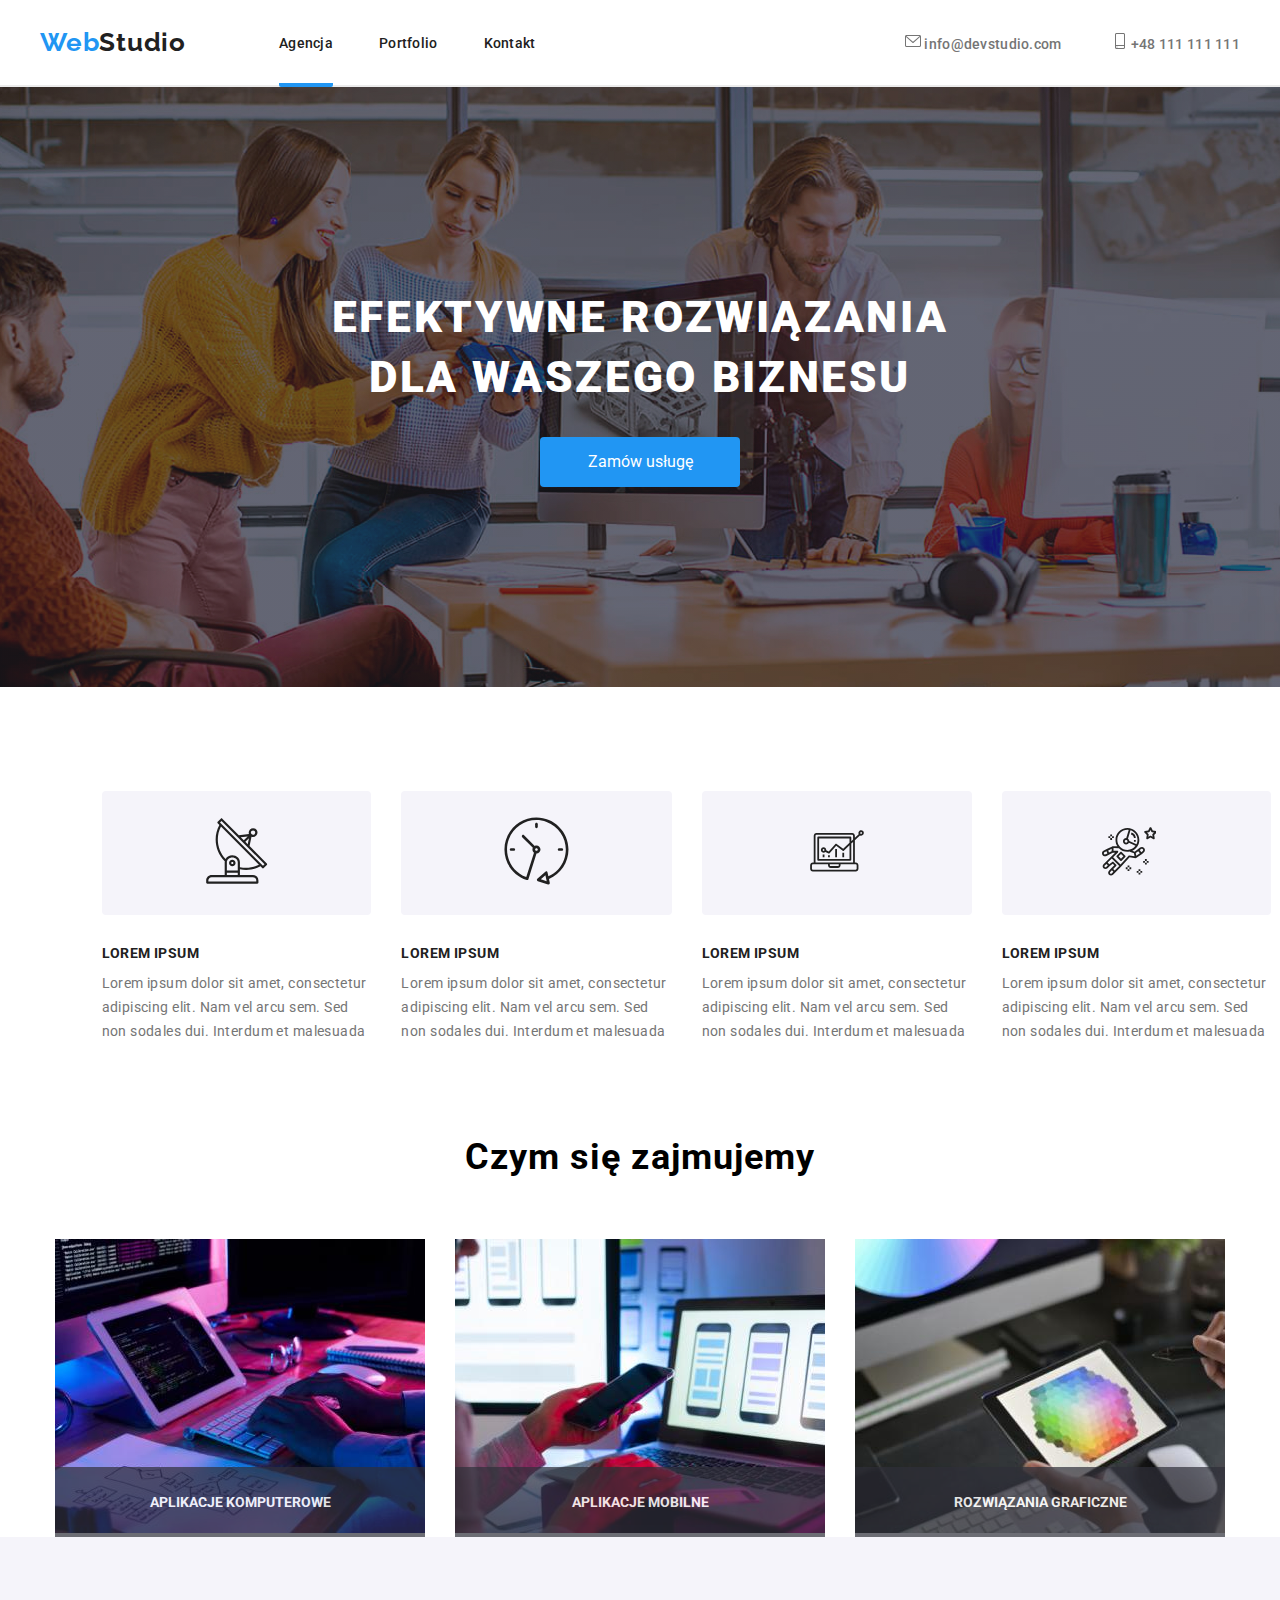
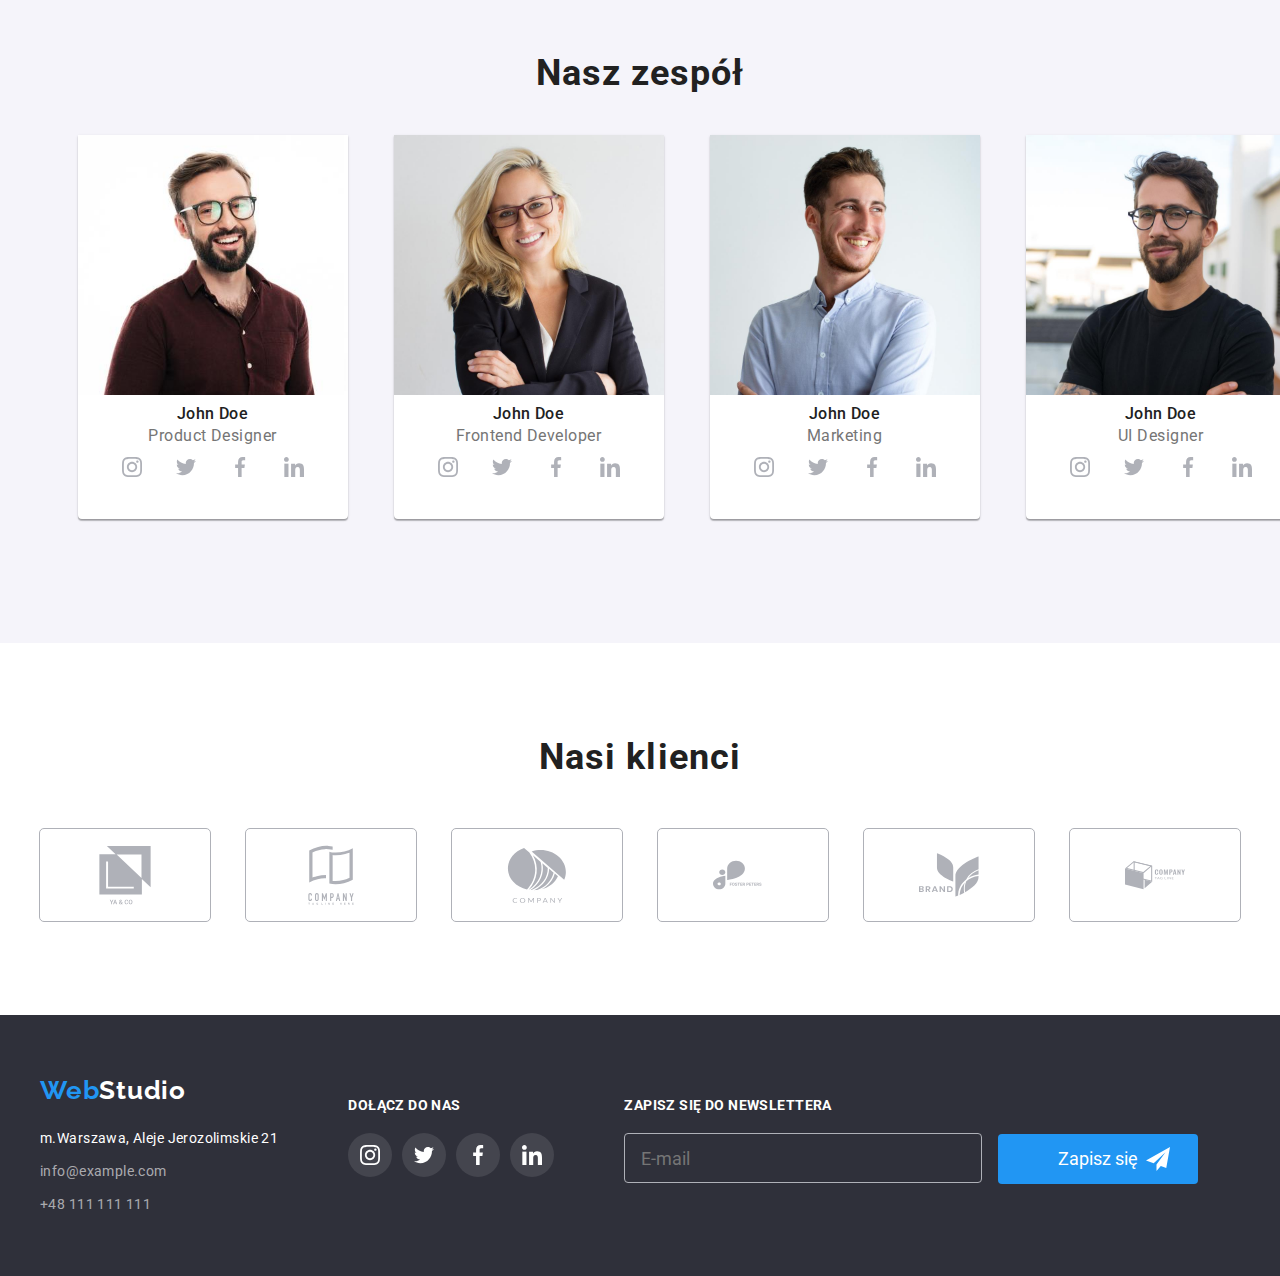
<file: index.html>
<!DOCTYPE html>
<html lang="pl">
  <head>
    <meta charset="UTF-8" />
    <meta http-equiv="X-UA-Compatible" content="IE=edge" />
    <meta name="viewport" content="width=device-width, initial-scale=1.0" />
    <title>My project</title>
    <link
      rel="stylesheet"
      href="https://cdnjs.cloudflare.com/ajax/libs/modern-normalize/1.1.0/modern-normalize.min.css"
    />
    <link rel="preconnect" href="https://fonts.googleapis.com" />
    <link rel="preconnect" href="https://fonts.gstatic.com" crossorigin />
    <link
      href="https://fonts.googleapis.com/css2?family=Raleway:wght@700&family=Roboto:wght@400;500;700;900&display=swap"
      rel="stylesheet"
    />
    <link rel="stylesheet" href="css/main.min.css" />
  </head>
  <body>

    <nav class="nav">
      <div class="nav__container nav__wrapper">
        <a class="logo" href="index.html">Web<span class="logo__span--header">Studio</span></a>
        <ul class="nav__one-list">
          <li class="nav__item"><a class="nav__menu nav__menu--active" href="#">Agencja</a></li>
          <li class="nav__item"><a class="nav__menu" href="portfolio.html">Portfolio</a></li>
          <li class="nav__item"><a class="nav__menu" href="#">Kontakt</a></li>
        </ul>

        <div class="contact">
          <a class="contact__links" href="mailto:info@devstudio.com">
            <svg class="contact__links-icon" width="16px" height="16px">
              <use href="images/icons.svg#icon-envelope"></use>
            </svg>
            info@devstudio.com</a
          >

          <a class="contact__links" href="tel:+48111111111">
            <svg class="contact__links-icon" width="16px" height="16px">
              <use href="images/icons.svg#icon-smartphone"></use>
            </svg>
            +48 111 111 111</a
          >
        </div>
      </div>
    </nav>

      <main>
      <section class="hero hero__bg">
        <div class="hero__container hero__wrapper">
          <h1 class="hero__slogan">EFEKTYWNE ROZWIĄZANIA<br />DLA WASZEGO BIZNESU</h1>
          <button class="hero__one-button" type="button" data-modal-open>Zamów usługę</button>
        </div>
      </section>    


      <section>
        <div class="article__container">
          <article class="article">
            <ul class="article__list article__atuts">
              <li class="article__one-item">
                <div class="article__box">
                  <svg class="article__icon" width="65.32" height="70"><use href=./images/icons.svg#icon-antenna-1></use></svg>
                </div>
                <h2 class="article__slogan">LOREM IPSUM</h2>
                <p class="article__description">
                  Lorem ipsum dolor sit amet, consectetur adipiscing elit. Nam vel arcu sem. Sed non
                  sodales dui. Interdum et malesuada
                </p>
              </li>

              <li class="article__one-item">
                <div class="article__box-2">
                  <svg class="article__icon" width="66.96" height="70"><use href=./images/icons.svg#icon-clock-1></use></svg>
                </div>
                <h2 class="article__slogan">LOREM IPSUM</h2>
                <p class="article__description">
                  Lorem ipsum dolor sit amet, consectetur adipiscing elit. Nam vel arcu sem. Sed non
                  sodales dui. Interdum et malesuada
                </p>
              </li>

              <li class="article__one-item">
                <div class="article__box-3">
                  <svg class="article__icon" width="70" height="53.69"><use href=./images/icons.svg#icon-diagram-1></use></svg>
                </div>
                <h2 class="article__slogan">LOREM IPSUM</h2>
                <p class="article__description">
                  Lorem ipsum dolor sit amet, consectetur adipiscing elit. Nam vel arcu sem. Sed non
                  sodales dui. Interdum et malesuada
                </p>
              </li>

              <li class="article__one-item">
                <div class="article__box-4">
                  <svg class="article__icon" width="54.83" height="60.66"><use href=./images/icons.svg#icon-astronaut-1></use></svg>
                </div>
                <h2 class="article__slogan">LOREM IPSUM</h2>
                <p class="article__description">
                  Lorem ipsum dolor sit amet, consectetur adipiscing elit. Nam vel arcu sem. Sed non
                  sodales dui. Interdum et malesuada
                </p>
              </li>
            </ul>
          </article>
        </div>
      </section>

      <section>
        <div class="job__container">
          <article>
            <h2 class="job">Czym się zajmujemy</h2>
            <ul class="picture-box">
              <li class="job__one-item">
                  <p class="job__description">aplikacje komputerowe</p>
                  <img 
                  src="images/services/keyboardWork.jpg"
                  alt="Praca na klawiaturze"
                  width="370"
                  height="294"
                />
              </li>

              <li class="job__one-item">
                <div>
                  <p class="job__description">aplikacje mobilne</p>
                </div>
                  <img 
                  src="images/services/cellphoneWork.jpg"
                  alt="Praca na telefonie"
                  width="370"
                  height="294"
                />
                
              </li>

              <li class="job__one-item">
                <div>
                  <p class="job__description">rozwiązania graficzne</p>
                </div>
                  <img 
                  src="images/services/tabletWork.jpg"
                  alt="Tworzenie wyglądu strony"
                  width="370"
                  height="294"
                />
                
              </li>
            </ul>
          </article>
        </div>
      </section>

      <section class="team">
        <div class="team__container">
          <h2 class="team__members">Nasz zespół</h2>

          <ul class="team__one-list team__picture-box">
            <li class="team__item">
              <figure>
                <img src="images/employees/itMan.jpg" alt="John Doe" width="270" height="260" />
                <figcaption class="team__box">
                  <p><span class="team__names">John Doe</span></p>
                  <div class="team__position">Product Designer</div>
                </figcaption>
              </figure>      
              <div class="team__social-icons">
                <a class="team__circle" href="#">
                  <svg width="20px" height="20px" class="team__icons">
                    <use href="./images/icons.svg#icon-instagram-2" > </use>
                  </svg>
                </a>
                <a class="team__circle" href="#">
                  <svg width="20px" height="20px" class="team__icons">
                    <use href="./images/icons.svg#icon-twitter-1" > </use>
                  </svg>
                </a>
                <a class="team__circle" href="#">
                  <svg width="20px" height="20px" class="team__icons">
                    <use href="./images/icons.svg#icon-facebook-1" > </use>
                  </svg>
                </a>   
                <a class="team__circle" href="#">
                  <svg width="20px" height="20px" class="team__icons">
                    <use href="./images/icons.svg#icon-linkedin-1" > </use>
                  </svg>
                </a>
          </div>               
            </li>
            
            <li class="team__item">
              <figure>
                <img
                  src="images/employees/smiligWoman.jpg"
                  alt="John Doe"
                  width="270"
                  height="260"
                />
                <figcaption class="team__box">
                  <p><span class="team__names">John Doe</span></p>
                  <div class="team__position">Frontend Developer</div>
                </figcaption>
              </figure>
              <div class="team__social-icons">
                <a class="team__circle" href="#">
                  <svg width="20px" height="20px" class="team__icons">
                    <use href="./images/icons.svg#icon-instagram-2" > </use>
                  </svg>
                </a>
                <a class="team__circle" href="#">
                  <svg width="20px" height="20px" class="team__icons">
                    <use href="./images/icons.svg#icon-twitter-1" > </use>
                  </svg>
                </a>
                <a class="team__circle" href="#">
                  <svg width="20px" height="20px" class="team__icons">
                    <use href="./images/icons.svg#icon-facebook-1" > </use>
                  </svg>
                </a>   
                <a class="team__circle" href="#">
                  <svg width="20px" height="20px" class="team__icons">
                    <use href="./images/icons.svg#icon-linkedin-1" > </use>
                  </svg>
                </a>
          </div>              
            </li>

            <li class="team__item">
              <figure>
                <img
                  src="images/employees/manInWhite.jpg"
                  alt="John Doe"
                  width="270"
                  height="260"
                />
                <figcaption class="team__box">
                  <p><span class="team__names">John Doe</span></p>
                  <div class="team__position">Marketing</div>
                </figcaption>
              </figure>
              <div class="team__social-icons">
                <a class="team__circle" href="#">
                  <svg width="20px" height="20px" class="team__icons">
                    <use href="./images/icons.svg#icon-instagram-2" > </use>
                  </svg>
                </a>
                <a class="team__circle" href="#">
                  <svg width="20px" height="20px" class="team__icons">
                    <use href="./images/icons.svg#icon-twitter-1" > </use>
                  </svg>
                </a>
                <a class="team__circle" href="#">
                  <svg width="20px" height="20px" class="team__icons">
                    <use href="./images/icons.svg#icon-facebook-1" > </use>
                  </svg>
                </a>   
                <a class="team__circle" href="#">
                  <svg width="20px" height="20px" class="team__icons">
                    <use href="./images/icons.svg#icon-linkedin-1" > </use>
                  </svg>
                </a>
          </div>               
            </li>

            <li class="team__item">
              <figure>
                <img
                  src="images/employees/smilingMan.jpg"
                  alt="John Doe"
                  width="270"
                  height="260"
                />
                <figcaption class="team__box">
                  <p><span class="team__names">John Doe</span></p>
                  <div class="team__position">UI Designer</div>
                </figcaption>
              </figure>
              <div class="team__social-icons">
                <a class="team__circle" href="#">
                  <svg width="20px" height="20px" class="team__icons">
                    <use href="./images/icons.svg#icon-instagram-2" > </use>
                  </svg>
                </a>
                <a class="team__circle" href="#">
                  <svg width="20px" height="20px" class="team__icons">
                    <use href="./images/icons.svg#icon-twitter-1" > </use>
                  </svg>
                </a>
                <a class="team__circle" href="#">
                  <svg width="20px" height="20px" class="team__icons">
                    <use href="./images/icons.svg#icon-facebook-1" > </use>
                  </svg>
                </a>   
                <a class="team__circle" href="#">
                  <svg width="20px" height="20px" class="team__icons">
                    <use href="./images/icons.svg#icon-linkedin-1" > </use>
                  </svg>
                </a>
          </div>        
            </li>
          </ul>
        </div>
      </section>


      <section class="client">
        <div class="client__container">
          <h2 class="client__slogan">Nasi klienci</h2>
          <ul class="client__list">
            <li>
              <a class="client__link" href="#">
                <svg class="client__icon"><use href="images/icons.svg#icon-client1"></use></svg>
              </a>
            </li>
            <li>
              <a class="client__link" href="#">
                <svg class="client__icon"><use href="images/icons.svg#icon-client2"></use></svg>
              </a>
            </li>
            <li>
              <a class="client__link" href="#">
                <svg class="client__icon"><use href="images/icons.svg#icon-client3"></use></svg>
              </a>
            </li>
            <li>
              <a class="client__link" href="#">
                <svg class="client__icon"><use href="images/icons.svg#icon-client4"></use></svg>
              </a>
            </li>
            <li>
              <a class="client__link" href="#">
                <svg class="client__icon"><use href="images/icons.svg#icon-client5"></use></svg>
              </a>
            </li>
            <li>
              <a class="client__link" href="#">
                <svg class="client__icon"><use href="images/icons.svg#icon-client6"></use></svg>
              </a>
            </li>
          </ul>
        </div>
      </section>
    </main>

    <footer class="footer">
      <div class="footer__container footer__flex">
        <div>
        <a class="logo" href="index.html">Web<span class="logo__span--footer">Studio</span></a>
        <address class="footer__address">
          <div class="footer__place">m.Warszawa, Aleje Jerozolimskie 21</div>
          <div class="footer__contact">
            <a class="footer__contact-details" href="mailto:info@example.com">info@example.com</a>
            <a class="footer__contact-details" href="tel:+48111111111">+48 111 111 111</a>
          </div>
        </address>
      </div>
      
      <div class="join">
        <p class="join__description">Dołącz do nas</p>
        <ul class="join__icon">
          <li>
            <a href="#" class="join__link">
              <svg class="join__social">
                <use href="images/icons.svg#icon-instagram-2"></use>
              </svg>
            </a>
          </li>
          <li>
            <a href="#" class="join__link">
              <svg class="join__social">
                <use href="images/icons.svg#icon-twitter-1"></use>
              </svg>
            </a>
          </li>
          <li>
            <a href="#" class="join__link">
              <svg class="join__social">
                <use href="images/icons.svg#icon-facebook-1"></use>
              </svg>
            </a>
          </li>
          <li>
            <a href="#" class="join__link">
              <svg class="join__social">
                <use href="images/icons.svg#icon-linkedin-1"></use>
              </svg>
            </a>
          </li>
        </ul>
      </div>

      <div>
        <h2 class="newsletter">zapisz się do newslettera</h2>
        <input type="email" placeholder="E-mail" class="newsletter__email" />
        <button type="submit" class="newsletter__name">Zapisz się
        <svg class="newsletter__icon" width="24" height="24">
          <use href="images/send.svg#icon-icon-send"></use>
        </svg>
      </button>
    </div>
    </div>
  </footer>

  <div class="backdrop is-hidden" data-modal>
    <div class="modal">
      <button type="button" class="modal__close-btn" data-modal-close>
        <svg width="11" height="11">
          <use href="images/cross.svg#icon-close-black-18dp-2-1-1"></use>
        </svg>
      </button>

      <form class="form">
        <p class="form__description">Zostaw swoje dane w formularzu poniżej</p>
          <label for="user_name" class="form__label"
            >Imię<input
            type="text"
            name="first-name"
            id="user_name"
            class="form__input"
            required
          />
            <svg class="form__svg" width="18" height="18">
              <use
                href="images/icons-3.svg#icon-person-black-18dp-1"
              ></use></svg>
          </label>
          <label for="user_phone" class="form__label"
            >Telefon
            <input
            type="text" pattern="[0-9]{9}" 
            name="first-name"
            id="user_phone"
            class="form__input"
            required
          />
            <svg class="form__svg" width="18" height="18">
              <use
                href="images/icons-4.svg#icon-phone-black-18dp-1"
              ></use></svg>
          </label>
          <label for="user_email" class="form__label"
            >Email
            <input
            type="text"
            name="first-name"
            id="user_email"
            class="form__input"
            required
          />
            <svg class="form__svg" width="18" height="18">
              <use
                href="images/icons-4.svg#icon-email-black-18dp-1"
              ></use></svg>
          </label>
         
          <label class="form__label"></label>
          <textarea
            name="coment"
            class="form__textarea"
            placeholder="Wprowadź tekst"
          ></textarea>

        <label class="form__acceptance">
          <input
            type="checkbox"
            name="acceptance"
            value="agreed"
            class="form__checkbox"
            required
          />
          <svg class="form__checkbox-svg" width="16" height="15">
            <use href="images/icons-3.svg#icon-Vector"></use>
          </svg>

          Oświadczam, iż akceptuję
          <a class="form__rules" href="#"> Regulamin</a> i
          <a class="form__rules" href="#"> Politykę Prywatności. </a>
        </label>
        <button type="submit" class="one__button form__submit-button">Wyślij</button>
    </form>
    </div>
  </div>

  <script src="./js/modal.js"></script>

</body>
</html>
</file>
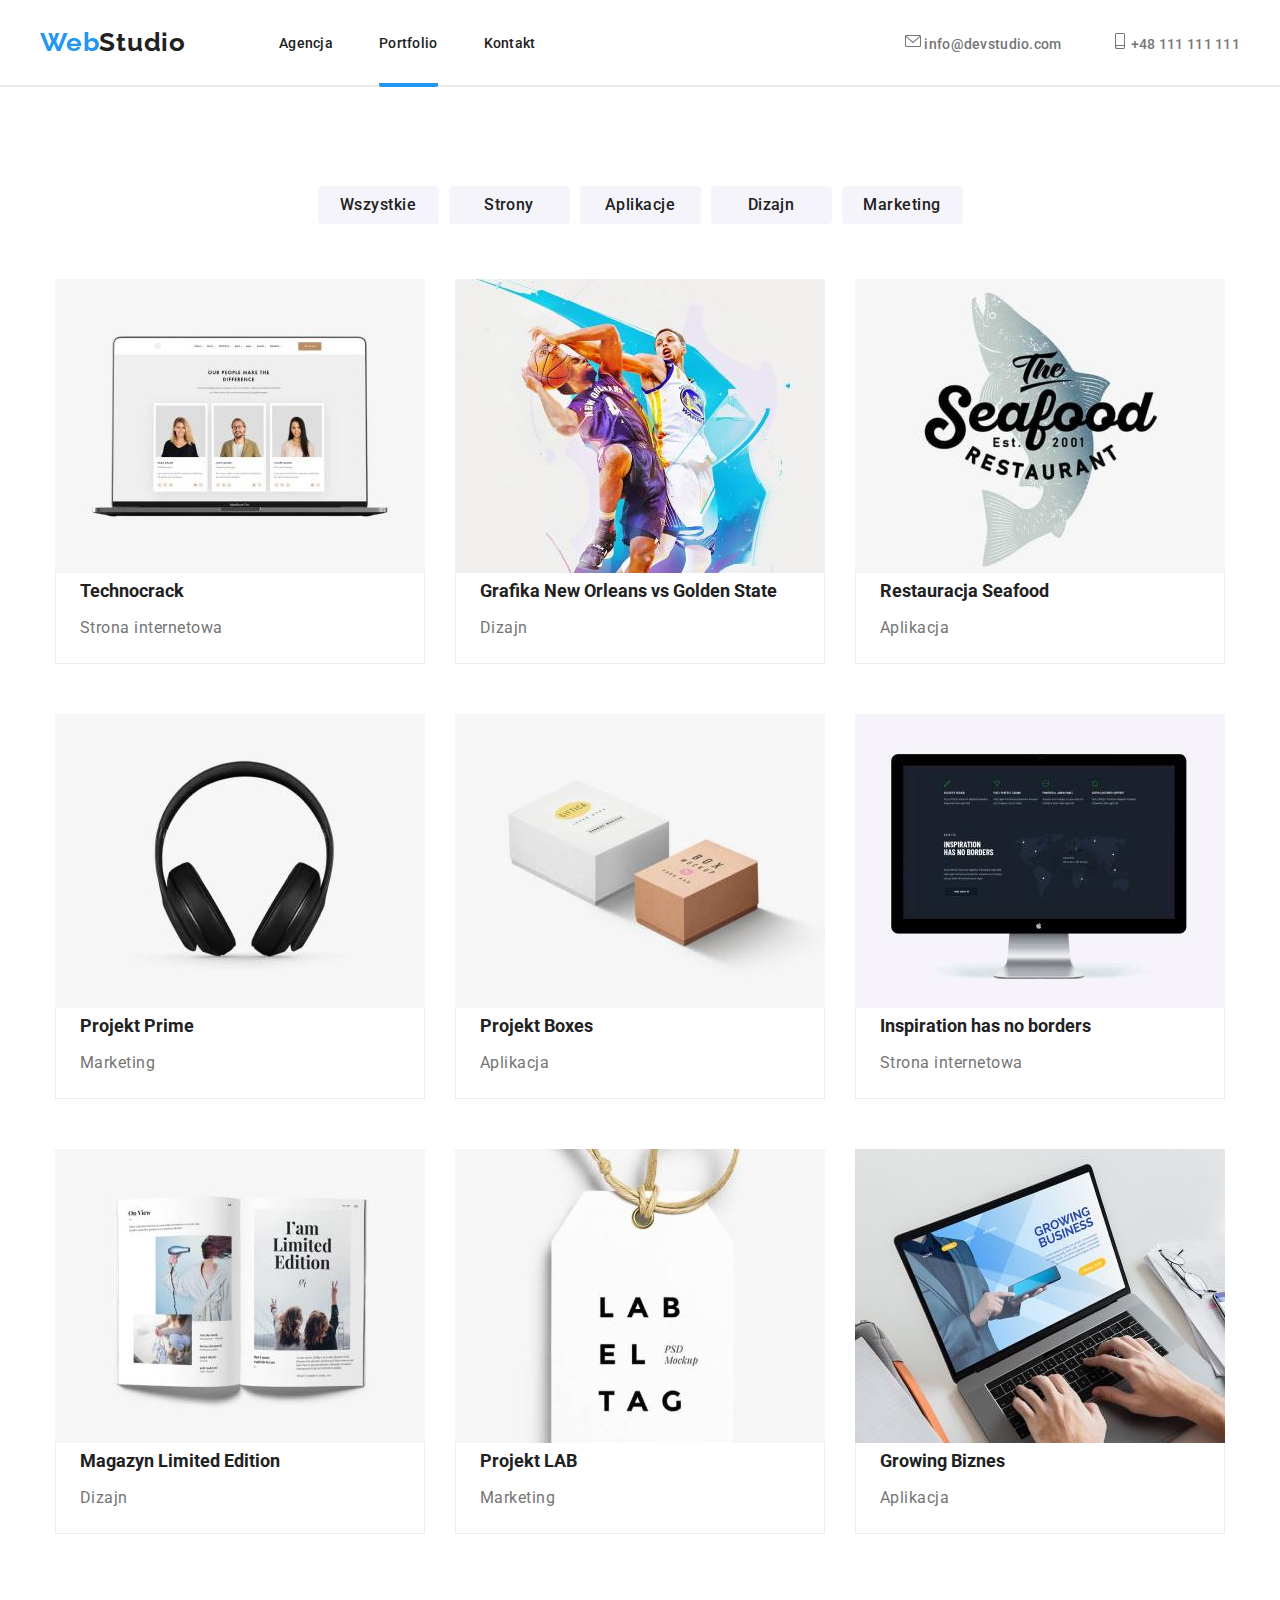
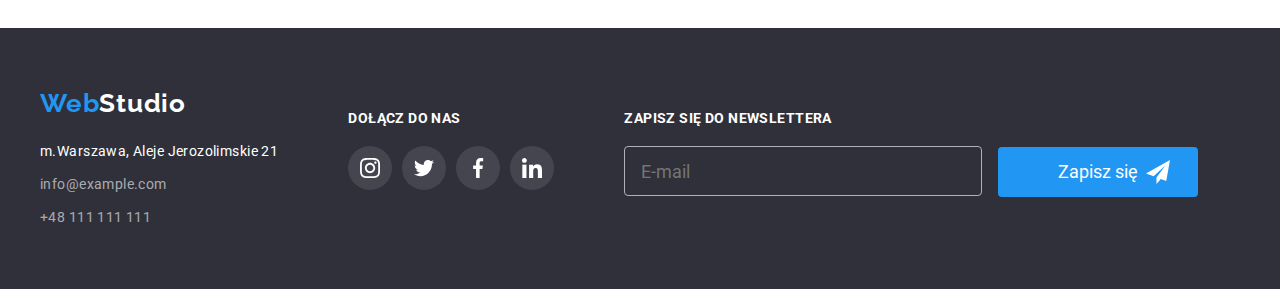
<file: portfolio.html>
<!DOCTYPE html>
<html lang="pl">
  <head>
    <meta charset="UTF-8" />
    <meta http-equiv="X-UA-Compatible" content="IE=edge" />
    <meta name="viewport" content="width=device-width, initial-scale=1.0" />
    <title>My project</title>
    <link
      rel="stylesheet"
      href="https://cdnjs.cloudflare.com/ajax/libs/modern-normalize/1.1.0/modern-normalize.min.css"
    />
    <link rel="preconnect" href="https://fonts.googleapis.com" />
    <link rel="preconnect" href="https://fonts.gstatic.com" crossorigin />
    <link
      href="https://fonts.googleapis.com/css2?family=Raleway:wght@700&family=Roboto:wght@400;500;700;900&display=swap"
      rel="stylesheet"
    />
    <link rel="stylesheet" href="css/main.min.css" />
  </head>
  <body>
    <nav class="nav">
      <div class="nav__container nav__wrapper">
        <a class="logo" href="index.html">Web<span class="logo__span--header">Studio</span></a>
        <ul class="nav__one-list">
          <li class="nav__item"><a class="nav__menu" href="#">Agencja</a></li>
          <li class="nav__item">
            <a class="nav__menu nav__menu--active" href="portfolio.html">Portfolio</a>
          </li>
          <li class="nav__item"><a class="nav__menu" href="#">Kontakt</a></li>
        </ul>

        <div class="contact">
          <a class="contact__links" href="mailto:info@devstudio.com">
            <svg class="contact__links-icon" width="16px" height="16px">
              <use href="images/icons.svg#icon-envelope"></use>
            </svg>
            info@devstudio.com</a
          >

          <a class="contact__links" href="tel:+48111111111">
            <svg class="contact__links-icon" width="16px" height="16px">
              <use href="images/icons.svg#icon-smartphone"></use>
            </svg>
            +48 111 111 111</a
          >
        </div>
      </div>
    </nav>

    <main>
      <section>
        <div class="collection__container">
          <nav>
            <ul class="collection">
              <li>
                <button class="collection__button" type="button" value="Wszystkie">
                  Wszystkie
                </button>
              </li>
              <li><button value="Strony" class="collection__button">Strony</button></li>
              <li>
                <button type="button" value="Aplikacje" class="collection__button">
                  Aplikacje
                </button>
              </li>
              <li><button value="Dizajn" class="collection__button">Dizajn</button></li>
              <li><button value="Marketing" class="collection__button">Marketing</button></li>
            </ul>
          </nav>
        </div>
      </section>

      <section class="card__container">
        <ul class="card">
          <li class="card__items">
            <figure>
              <div class="card__box">
                <img
                  class="card__image"
                  src="images/portfolio/technocrack.jpg"
                  alt="Technocrack Strona Internetowa"
                  width="370"
                  height="294"
                />
                <p class="card__text">
                  Technocrack jest popularną platformą wykorzystywaną do rozpowszechniania
                  koronawirusa. Firmy wykorzystują tę platformę do celów szpiegowskich i ataków na
                  niezabezpieczone serwery konkurencji
                </p>
              </div>
              <figcaption class="card__border">
                <h3 class="card__names">Technocrack</h3>
                <p class="card__service">Strona internetowa</p>
              </figcaption>
            </figure>
          </li>
          <li class="card__items">
            <figure>
              <div class="card__box">
                <img
                  class="card__image"
                  src="images/portfolio/basketball.jpg"
                  alt="New Orleans vs Golden State"
                  width="370"
                  height="294"
                />
                <p class="card__text">
                  Technocrack jest popularną platformą wykorzystywaną do rozpowszechniania
                  koronawirusa. Firmy wykorzystują tę platformę do celów szpiegowskich i ataków na
                  niezabezpieczone serwery konkurencji
                </p>
              </div>
              <figcaption class="card__border">
                <h3 class="card__names">Grafika New Orleans vs Golden State</h3>
                <p class="card__service">Dizajn</p>
              </figcaption>
            </figure>
          </li>
          <li class="card__items">
            <figure>
              <div class="card__box">
                <img
                  class="card__image"
                  src="images/portfolio/seafood.jpg"
                  alt="Restauracja Seafood"
                  width="370"
                  height="294"
                />
                <p class="card__text">
                  Technocrack jest popularną platformą wykorzystywaną do rozpowszechniania
                  koronawirusa. Firmy wykorzystują tę platformę do celów szpiegowskich i ataków na
                  niezabezpieczone serwery konkurencji
                </p>
              </div>
              <figcaption class="card__border">
                <h3 class="card__names">Restauracja Seafood</h3>
                <p class="card__service">Aplikacja</p>
              </figcaption>
            </figure>
          </li>
          <li class="card__items">
            <figure>
              <div class="card__box">
                <img
                  class="card__image"
                  src="images/portfolio/prime.jpg"
                  alt="Projekt Prime"
                  width="370"
                  height="294"
                />
                <p class="card__text">
                  Technocrack jest popularną platformą wykorzystywaną do rozpowszechniania
                  koronawirusa. Firmy wykorzystują tę platformę do celów szpiegowskich i ataków na
                  niezabezpieczone serwery konkurencji
                </p>
              </div>
              <figcaption class="card__border">
                <h3 class="card__names">Projekt Prime</h3>
                <p class="card__service">Marketing</p>
              </figcaption>
            </figure>
          </li>
          <li class="card__items">
            <figure>
              <div class="card__box">
                <img
                  src="images/portfolio/boxes.jpg"
                  alt="Projekt Boxes"
                  width="370"
                  height="294"
                />
                <p class="card__text">
                  Technocrack jest popularną platformą wykorzystywaną do rozpowszechniania
                  koronawirusa. Firmy wykorzystują tę platformę do celów szpiegowskich i ataków na
                  niezabezpieczone serwery konkurencji
                </p>
              </div>
              <figcaption class="card__border">
                <h3 class="card__names">Projekt Boxes</h3>
                <p class="card__service">Aplikacja</p>
              </figcaption>
            </figure>
          </li>
          <li class="card__items">
            <figure>
              <div class="card__box">
                <img
                  class="card__image"
                  src="images/portfolio/inspiration.jpg"
                  alt="Inspiracja Bez Granic"
                  width="370"
                  height="294"
                />
                <p class="card__text">
                  Technocrack jest popularną platformą wykorzystywaną do rozpowszechniania
                  koronawirusa. Firmy wykorzystują tę platformę do celów szpiegowskich i ataków na
                  niezabezpieczone serwery konkurencji
                </p>
              </div>
              <figcaption class="card__border">
                <h3 class="card__names">Inspiration has no borders</h3>
                <p class="card__service">Strona internetowa</p>
              </figcaption>
            </figure>
          </li>
          <li class="card__items">
            <figure>
              <div class="card__box">
                <img
                  class="card__image"
                  src="images/portfolio/magazine.jpg"
                  alt="Magazyn Edycja Limitowana"
                  width="370"
                  height="294"
                />
                <p class="card__text">
                  Technocrack jest popularną platformą wykorzystywaną do rozpowszechniania
                  koronawirusa. Firmy wykorzystują tę platformę do celów szpiegowskich i ataków na
                  niezabezpieczone serwery konkurencji
                </p>
              </div>
              <figcaption class="card__border">
                <h3 class="card__names">Magazyn Limited Edition</h3>
                <p class="card__service">Dizajn</p>
              </figcaption>
            </figure>
          </li>
          <li class="card__items">
            <figure>
              <div class="card__box">
                <img
                  class="card__image"
                  src="images/portfolio/projectLab.jpg"
                  alt="Projekt LAB"
                  width="370"
                  height="294"
                />
                <p class="card__text">
                  Technocrack jest popularną platformą wykorzystywaną do rozpowszechniania
                  koronawirusa. Firmy wykorzystują tę platformę do celów szpiegowskich i ataków na
                  niezabezpieczone serwery konkurencji
                </p>
              </div>
              <figcaption class="card__border">
                <h3 class="card__names">Projekt LAB</h3>
                <p class="card__service">Marketing</p>
              </figcaption>
            </figure>
          </li>
          <li class="card__items">
            <figure>
              <div class="card__box">
                <img
                  class="card__image"
                  src="images/portfolio/growingBusiness.jpg"
                  alt="Rozwój Biznesu"
                  width="370"
                  height="294"
                />
                <p class="card__text">
                  Technocrack jest popularną platformą wykorzystywaną do rozpowszechniania
                  koronawirusa. Firmy wykorzystują tę platformę do celów szpiegowskich i ataków na
                  niezabezpieczone serwery konkurencji
                </p>
              </div>
              <figcaption class="card__border">
                <h3 class="card__names">Growing Biznes</h3>
                <p class="card__service">Aplikacja</p>
              </figcaption>
            </figure>
          </li>
        </ul>
      </section>
    </main>

    <footer class="footer">
      <div class="container footer__flex">
        <div>
          <a class="logo" href="index.html">Web<span class="logo__span--footer">Studio</span></a>
          <address class="footer__address">
            <div class="footer__place">m.Warszawa, Aleje Jerozolimskie 21</div>
            <div class="footer__contact">
              <a class="footer__contact-details" href="mailto:info@example.com">info@example.com</a>
              <a class="footer__contact-details" href="tel:+48111111111">+48 111 111 111</a>
            </div>
          </address>
        </div>

        <div class="join">
          <p class="join__description">Dołącz do nas</p>
          <ul class="join__icon">
            <li>
              <a href="#" class="join__link">
                <svg class="join__social">
                  <use href="images/icons.svg#icon-instagram-2"></use>
                </svg>
              </a>
            </li>
            <li>
              <a href="#" class="join__link">
                <svg class="join__social">
                  <use href="images/icons.svg#icon-twitter-1"></use>
                </svg>
              </a>
            </li>
            <li>
              <a href="#" class="join__link">
                <svg class="join__social">
                  <use href="images/icons.svg#icon-facebook-1"></use>
                </svg>
              </a>
            </li>
            <li>
              <a href="#" class="join__link">
                <svg class="join__social">
                  <use href="images/icons.svg#icon-linkedin-1"></use>
                </svg>
              </a>
            </li>
          </ul>
        </div>

        <div>
          <h2 class="newsletter">zapisz się do newslettera</h2>
          <input type="email" placeholder="E-mail" class="newsletter__email" />
          <button type="submit" class="newsletter__name">
            Zapisz się
            <svg class="newsletter__icon" width="24" height="24">
              <use href="images/send.svg#icon-icon-send"></use>
            </svg>
          </button>
        </div>
      </div>
    </footer>

    <div class="backdrop is-hidden" data-modal>
      <div class="modal">
        <button type="button" class="modal__close-btn" data-modal-close>Button</button>
      </div>
    </div>
    <script src="/js/modal.js"></script>
  </body>
</html>
</file>
<file: css/main.min.css>
:root {
  --primary-color: #2196f3;
  --footer-and-section-color: #2f303a;
  --second-primary-color: #212121;
  --third-primary-color: #757575;
  --basic-white-color: #ffffff;
  --background-dark-transparent: #2f303a66;
  --social-links-color: #afb1b8;
  --gray-color: #ffffff1a;
  --button-background: #f5f4fa;
  --border-color: #eeeeee;
  --cubic: 250ms cubic-bezier(0.4, 0, 0.2, 1);
}

* {
  margin: 0;
  padding: 0;
}

ol,
ul {
  list-style: none;
}

a {
  text-decoration: none;
}

body {
  font-family: "Roboto", sans-serif;
  font-weight: 700;
  font-size: 1.125rem;
}

.container, .nav__container, .hero__container, .article__container, .job__container, .team__container, .client__container, .footer__container, .collection__container, .card__container {
  width: 1200px;
  margin: 0 auto;
}

.section, .hero, .article, .job, .team, .client {
  padding: 94px 0;
  margin: 0 auto;
}

.one-item, .article__one-item, .job__one-item {
  padding-top: 10px;
  border-radius: 0px 0px 4px 4px;
  position: relative;
}

.picture-box, .team__picture-box {
  display: -webkit-box;
  display: -ms-flexbox;
  display: flex;
  gap: 30px;
  -webkit-box-pack: center;
      -ms-flex-pack: center;
          justify-content: center;
}

.one-list, .nav__one-list, .team__one-list {
  display: -webkit-box;
  display: -ms-flexbox;
  display: flex;
  padding: 0;
  -webkit-column-gap: 46px;
     -moz-column-gap: 46px;
          column-gap: 46px;
  margin-left: 93px;
}

.one-button, .hero__one-button {
  width: 200px;
  height: 50px;
  left: 700px;
  top: 430px;
  background: var(--primary-color);
  -webkit-box-shadow: #00000f;
          box-shadow: #00000f;
  border-radius: 4px;
  color: var(--basic-white-color);
  border: none;
  outline: none;
  margin-top: 30px;
  font-style: Bold;
  font-size: 16px;
  line-height: 30px;
  line-height: 160%;
}

.one-button:hover, .hero__one-button:hover {
  -webkit-transform: scale(1.25);
          transform: scale(1.25);
  cursor: pointer;
}

.logo {
  color: var(--primary-color);
  text-decoration: none;
  font-family: "Raleway";
  font-style: normal;
  font-weight: 700;
  font-size: 1.625rem;
  line-height: 31px;
  letter-spacing: 0.03em;
  border-radius: 2px;
  -webkit-transition: color var(--cubic);
  transition: color var(--cubic);
}

.logo__span--header {
  color: var(--second-primary-color);
}

.logo__span--footer {
  color: var(--basic-white-color);
}

.logo:hover,
.nav__menu:hover {
  color: var(--primary-color);
  border-bottom: 4px solid var(--primary-color);
  -webkit-transition: var(--cubic);
  transition: var(--cubic);
}

.logo,
.nav__menu:focus {
  color: var(--primary-color);
}

.nav {
  border-bottom: 2px solid #ececec;
  display: -webkit-box;
  display: -ms-flexbox;
  display: flex;
  -webkit-box-align: center;
      -ms-flex-align: center;
          align-items: center;
}
.nav__wrapper {
  display: -webkit-box;
  display: -ms-flexbox;
  display: flex;
  -webkit-box-align: center;
      -ms-flex-align: center;
          align-items: center;
}
.nav__item {
  margin: 32px 0;
  list-style: none;
}
.nav__menu {
  color: var(--second-primary-color);
  text-decoration: none;
  font-style: normal;
  font-weight: 500;
  font-size: 14px;
  line-height: 1rem;
  letter-spacing: 0.02em;
  border-radius: 2px;
  padding: 32px 0;
  -webkit-transition: var(--cubic);
  transition: var(--cubic);
}
.nav__menu--active {
  border-bottom: 4px solid var(--primary-color);
}

.contact {
  display: -webkit-box;
  display: -ms-flexbox;
  display: flex;
  -webkit-column-gap: 50px;
     -moz-column-gap: 50px;
          column-gap: 50px;
  margin-left: auto;
}
.contact__links {
  color: var(--third-primary-color);
  text-decoration: none;
  font-style: normal;
  font-weight: 500;
  font-size: 14px;
  line-height: 1rem;
  letter-spacing: 0.02em;
  font-family: "Roboto", sans-serif;
  fill: currentColor;
  position: relative;
  -webkit-transition: var(--cubic);
  transition: var(--cubic);
}
.contact__links-icon {
  -webkit-transition: var(--cubic);
  transition: var(--cubic);
}
.contact__links:hover .contact__links-icon {
  fill: var(--primary-color);
  text-decoration: underline;
}
.contact__links:hover {
  color: var(--primary-color);
  text-decoration: underline;
}

.hero {
  font-style: normal;
  font-weight: 700;
  font-size: 2.25rem;
  line-height: 42px;
  letter-spacing: 0.03em;
  max-width: 1600px;
}
.hero__bg {
  background: -webkit-gradient(linear, left top, left bottom, from(var(--background-dark-transparent)), to(var(--background-dark-transparent))), url(../images/background.jpg);
  background: linear-gradient(var(--background-dark-transparent), var(--background-dark-transparent)), url(../images/background.jpg);
  background-position: center;
  background-repeat: no-repeat;
}
.hero__wrapper {
  display: -webkit-box;
  display: -ms-flexbox;
  display: flex;
  -webkit-box-pack: center;
      -ms-flex-pack: center;
          justify-content: center;
  -webkit-box-align: center;
      -ms-flex-align: center;
          align-items: center;
  -webkit-box-orient: vertical;
  -webkit-box-direction: normal;
      -ms-flex-direction: column;
          flex-direction: column;
  padding: 106px 0px;
}
.hero__slogan {
  font-style: normal;
  font-weight: 900;
  font-size: 2.75rem;
  line-height: 60px;
  letter-spacing: 0.06em;
  text-transform: uppercase;
  color: var(--basic-white-color);
  text-align: center;
  -webkit-box-sizing: border-box;
          box-sizing: border-box;
}

.article {
  display: -webkit-box;
  display: -ms-flexbox;
  display: flex;
  -webkit-box-pack: center;
      -ms-flex-pack: center;
          justify-content: center;
}
.article__list {
  display: -webkit-box;
  display: -ms-flexbox;
  display: flex;
  padding: 0;
  -webkit-column-gap: 46px;
     -moz-column-gap: 46px;
          column-gap: 46px;
  margin-left: 93px;
}
.article__atuts {
  display: -webkit-box;
  display: -ms-flexbox;
  display: flex;
  gap: 30px;
  max-width: 1200px;
}
.article__box {
  padding: 25px 102.34px;
  margin-bottom: 30px;
  background: #f5f4fa;
  border-radius: 4px;
}
.article__box-2 {
  padding: 25px 101.54px;
  margin-bottom: 30px;
  background: #f5f4fa;
  border-radius: 4px;
}
.article__box-3 {
  padding: 33.2px 100px 33.11px 100px;
  margin-bottom: 30px;
  background: #f5f4fa;
  border-radius: 4px;
}
.article__box-4 {
  padding: 30.23px 115.17px 29.11px 100px;
  margin-bottom: 30px;
  background: #f5f4fa;
  border-radius: 4px;
}
.article__icon {
  fill: #212121;
  -webkit-transition: 250ms;
  transition: 250ms;
}
.article__icon:hover {
  fill: var(--primary-color);
  -webkit-transition: 250ms;
  transition: 250ms;
}
.article__slogan {
  font-style: normal;
  font-weight: 700;
  font-size: 0.875rem;
  line-height: 16px;
  letter-spacing: 0.03em;
  text-transform: uppercase;
  color: var(--second-primary-color);
  padding-bottom: 10px;
}
.article__description {
  font-style: normal;
  font-weight: 400;
  font-size: 0.875rem;
  line-height: 24px;
  letter-spacing: 0.03em;
  color: var(--third-primary-color);
}

.job {
  text-align: center;
  padding-top: 0px;
  padding-bottom: 50px;
  display: -webkit-box;
  display: -ms-flexbox;
  display: flex;
  -webkit-box-pack: center;
      -ms-flex-pack: center;
          justify-content: center;
  -webkit-box-align: center;
      -ms-flex-align: center;
          align-items: center;
  -webkit-box-orient: vertical;
  -webkit-box-direction: normal;
      -ms-flex-direction: column;
          flex-direction: column;
  font-size: 36px;
  font-weight: 700;
  letter-spacing: 0.03em;
}
.job__description {
  text-transform: uppercase;
  display: -webkit-box;
  display: -ms-flexbox;
  display: flex;
  -webkit-box-align: center;
      -ms-flex-align: center;
          align-items: center;
  -webkit-box-pack: center;
      -ms-flex-pack: center;
          justify-content: center;
  padding: 27px 90px 27px 90px auto;
  font-size: 0.875rem;
  color: var(--basic-white-color);
  position: absolute;
  bottom: 0;
  width: 100%;
  vertical-align: middle;
  width: 370px;
  height: 70px;
  background-color: rgba(47, 48, 58, 0.8);
  opacity: 88%;
}

.team {
  background-color: #f5f4fa;
  text-align: center;
  row-gap: 30px;
}
.team__members {
  display: -webkit-box;
  display: -ms-flexbox;
  display: flex;
  -webkit-box-pack: center;
      -ms-flex-pack: center;
          justify-content: center;
  -webkit-box-align: center;
      -ms-flex-align: center;
          align-items: center;
  -webkit-box-orient: vertical;
  -webkit-box-direction: normal;
      -ms-flex-direction: column;
          flex-direction: column;
  padding-bottom: 50px;
  font-size: 36px;
  font-weight: 700;
  letter-spacing: 0.03em;
  color: var(--second-primary-color);
}
.team__item {
  list-style: none;
  border-radius: 0px 0px 4px 4px;
  -webkit-box-shadow: 0px 1px 3px rgba(0, 0, 0, 0.12), 0px 1px 1px rgba(0, 0, 0, 0.14), 0px 2px 1px rgba(0, 0, 0, 0.2);
          box-shadow: 0px 1px 3px rgba(0, 0, 0, 0.12), 0px 1px 1px rgba(0, 0, 0, 0.14), 0px 2px 1px rgba(0, 0, 0, 0.2);
  background-color: var(--basic-white-color);
}
.team__container {
  font-style: normal;
  font-weight: 400;
  font-size: 0.875rem;
  line-height: 24px;
  letter-spacing: 0.03em;
  color: var(--third-primary-color);
  padding-top: 30px;
  padding-bottom: 30px;
}
.team__names {
  font-style: normal;
  font-weight: 500;
  font-size: 1rem;
  line-height: 19px;
  letter-spacing: 0.03em;
  color: var(--second-primary-color);
}
.team__position {
  font-style: normal;
  font-weight: 400;
  font-size: 1rem;
  line-height: 19px;
  letter-spacing: 0.03em;
  color: var(--third-primary-color);
}
.team__social-icons {
  display: -webkit-box;
  display: -ms-flexbox;
  display: flex;
  -webkit-box-pack: justify;
      -ms-flex-pack: justify;
          justify-content: space-between;
  padding: 0px 32px 30px 32px;
}
.team__circle {
  display: -webkit-box;
  display: -ms-flexbox;
  display: flex;
  -webkit-box-align: center;
      -ms-flex-align: center;
          align-items: center;
  -webkit-box-pack: center;
      -ms-flex-pack: center;
          justify-content: center;
  width: 44px;
  height: 44px;
  border-radius: 50%;
  -webkit-transition: var(--cubic);
  transition: var(--cubic);
}
.team__icons {
  fill: var(--social-links-color);
}
.team__circle:hover > .team__icons, .team__circle:focus > .team__icons {
  fill: var(--basic-white-color);
}
.team__circle:hover, .team__circle:focus {
  background-color: var(--primary-color);
  outline: none;
  -webkit-transition: var(--cubic);
  transition: var(--cubic);
}

.client {
  background-color: var(--basic-white-color);
}
.client__slogan {
  text-align: center;
  color: var(--second-primary-color);
  font-size: 36px;
  font-weight: 700;
  letter-spacing: 0.03em;
  margin-bottom: 50px;
}
.client__list {
  display: -webkit-box;
  display: -ms-flexbox;
  display: flex;
  gap: 30px;
  -webkit-box-pack: justify;
      -ms-flex-pack: justify;
          justify-content: space-between;
}
.client__link {
  border-radius: 4px;
  outline: 1px solid var(--social-links-color);
  padding: 16px 32px;
  display: block;
  color: var(--social-links-color);
  -webkit-transition: 250ms cubic-bezier(0.4, 0, 0.2, 1);
  transition: 250ms cubic-bezier(0.4, 0, 0.2, 1);
}
.client__icon {
  display: block;
  width: 106px;
  height: 60px;
  fill: currentColor;
}
.client__link:hover, .client__link:focus {
  color: var(--primary-color);
  outline-color: var(--primary-color);
  -webkit-transition: var(--cubic);
  transition: var(--cubic);
}

.footer {
  background-color: var(--footer-and-section-color);
  padding-top: 60px;
  padding-bottom: 60px;
}
.footer__flex {
  display: -webkit-box;
  display: -ms-flexbox;
  display: flex;
  -webkit-box-pack: left;
      -ms-flex-pack: left;
          justify-content: left;
  gap: 70px;
}
.footer__address {
  padding-top: 20px;
  display: -webkit-box;
  display: -ms-flexbox;
  display: flex;
  -webkit-box-orient: vertical;
  -webkit-box-direction: normal;
      -ms-flex-direction: column;
          flex-direction: column;
  row-gap: 9px;
}
.footer__place {
  font-style: normal;
  font-weight: 400;
  font-size: 0.875rem;
  line-height: 24px;
  letter-spacing: 0.03em;
  color: var(--basic-white-color);
  -webkit-transition: var(--cubic);
  transition: var(--cubic);
}
.footer__place:hover {
  color: var(--primary-color);
  -webkit-transition: var(--cubic);
  transition: var(--cubic);
}
.footer__contact {
  display: -webkit-box;
  display: -ms-flexbox;
  display: flex;
  -webkit-box-orient: vertical;
  -webkit-box-direction: normal;
      -ms-flex-direction: column;
          flex-direction: column;
  row-gap: 9px;
}
.footer__contact-details:hover, .footer__logo:hover {
  text-decoration: underline;
  color: var(--primary-color);
  -webkit-transition: var(--cubic);
  transition: var(--cubic);
}
.footer__contact-details-mail:hover {
  text-decoration: underline;
  color: var(--primary-color);
  -webkit-transition: var(--cubic);
  transition: var(--cubic);
}
.footer__contact-details {
  font-style: normal;
  font-weight: 400;
  font-size: 0.875rem;
  line-height: 24px;
  letter-spacing: 0.03em;
  color: rgba(255, 255, 255, 0.6);
  -webkit-transition: var(--cubic);
  transition: var(--cubic);
}

.join {
  text-align: left;
}
.join__description {
  font-weight: 700;
  font-size: 14px;
  line-height: 1.17;
  letter-spacing: 0.03em;
  text-transform: uppercase;
  margin-top: 22px;
  margin-bottom: 0px;
  color: var(--basic-white-color);
}
.join__icon {
  margin-top: 20px;
  display: -webkit-box;
  display: -ms-flexbox;
  display: flex;
  gap: 10px;
}
.join__link {
  display: block;
  padding: 12px;
  background-color: var(--gray-color);
  border-radius: 50%;
  color: var(--basic-white-color);
  -webkit-transition: var(--cubic);
  transition: var(--cubic);
}
.join__social {
  width: 20px;
  height: 20px;
  display: block;
  fill: currentColor;
}
.join__link:hover, .join__link:focus {
  background-color: var(--primary-color);
  -webkit-transition: var(--cubic);
  transition: var(--cubic);
}

.newsletter {
  font-weight: 700;
  font-size: 14px;
  line-height: 1.17;
  letter-spacing: 0.03em;
  text-transform: uppercase;
  margin-top: 22px;
  margin-bottom: 20px;
  color: var(--basic-white-color);
}
.newsletter__email {
  width: 358px;
  height: 50px;
  border-radius: 4px;
  border: 1px solid;
  border-color: var(--social-links-color);
  background-color: var(--footer-and-section-color);
  padding-left: 16px;
}
.newsletter__name {
  width: 200px;
  height: 50px;
  margin-left: 12px;
  border-radius: 4px;
  color: var(--basic-white-color);
  background-color: var(--primary-color);
  border: none;
  position: relative;
}
.newsletter__name:hover {
  cursor: pointer;
}
.newsletter__icon {
  top: 13px;
  left: 148px;
  position: absolute;
  fill: var(--basic-white-color);
}

.modal {
  position: absolute;
  top: 50%;
  left: 50%;
  -webkit-transform: translate(-50%, -50%);
          transform: translate(-50%, -50%);
  width: 528px;
  min-height: 581px;
  background-color: #fff;
}
.modal__close-btn {
  position: absolute;
  top: 8px;
  right: 8px;
  width: 30px;
  height: 30px;
  background-color: #fff;
  border: 1px solid rgba(0, 0, 0, 0.1);
  border-radius: 50%;
  cursor: pointer;
}

.backdrop {
  position: fixed;
  left: 0;
  top: 0;
  width: 100%;
  height: 100%;
  background-color: rgba(0, 0, 0, 0.1);
  -webkit-transform: scale(1);
          transform: scale(1);
  -webkit-transition-duration: 0.5s;
          transition-duration: 0.5s;
  -webkit-transition-timing-function: ease;
          transition-timing-function: ease;
}

.is-hidden {
  opacity: 0;
  visibility: hidden;
  pointer-events: none;
}

.form {
  display: -webkit-box;
  display: -ms-flexbox;
  display: flex;
  -webkit-box-orient: vertical;
  -webkit-box-direction: normal;
      -ms-flex-direction: column;
          flex-direction: column;
}
.form__description {
  font-weight: 700;
  font-size: 20px;
  line-height: 1.15;
  text-align: center;
  color: var(--second-primary-color);
  margin-bottom: 2px;
  padding-top: 40px;
}
.form__label {
  display: -webkit-box;
  display: -ms-flexbox;
  display: flex;
  -webkit-box-orient: vertical;
  -webkit-box-direction: normal;
      -ms-flex-direction: column;
          flex-direction: column;
  position: relative;
  font-size: 12px;
  line-height: 1.16;
  letter-spacing: 0.01em;
  font-weight: 400;
  color: var(--third-primary-color);
  margin-top: 10px;
  -webkit-transition: var(--cubic);
  transition: var(--cubic);
  padding-left: 40px;
  padding-right: 40px;
}
.form__label:hover, .form__label:focus {
  fill: var(--primary-color);
}
.form__label:has(.form__input:focus) .form__svg {
  fill: var(--primary-color);
}
.form__input {
  padding: 8px;
  font-family: inherit;
  margin-top: 4px;
  padding-left: 42px;
  border: 1px solid rgba(33, 33, 33, 0.2);
  border-radius: 4px;
  height: 40px;
  color: var(--third-primary-color);
  outline: transparent;
  -webkit-transition: var(--cubic);
  transition: var(--cubic);
}
.form__input:focus, .form__input:hover {
  border-color: var(--primary-color);
  outline: transparent;
}
.form__svg {
  position: absolute;
  top: 38px;
  left: 55px;
  -webkit-transform: translateY(-50%);
          transform: translateY(-50%);
}
.form__svg:focus, .form__svg:hover {
  fill: var(--primary-color);
}
.form__textarea {
  height: 120px;
  font-family: inherit;
  font-weight: 400;
  font-size: 12px;
  border: 1px solid rgba(33, 33, 33, 0.2);
  outline: transparent;
  border-radius: 4px;
  color: var(--third-primary-color);
  -webkit-transition: var(--cubic);
  transition: var(--cubic);
  margin-bottom: 20px;
  margin-top: 10px;
  margin-left: 40px;
  margin-right: 40px;
  padding: 12px 16px;
}
.form__textarea:focus, .form__textarea:hover {
  border-color: var(--primary-color);
}
.form__acceptance {
  margin: 0 auto;
  position: relative;
  font-size: 14px;
  font-weight: 400;
  color: var(--third-primary-color);
}
.form__checkbox {
  opacity: 0;
  margin-right: 9px;
  padding-right: 9px;
  -webkit-appearance: none;
     -moz-appearance: none;
          appearance: none;
}
.form__checkbox-svg {
  position: absolute;
  left: 0px;
  -webkit-transition-duration: 250ms;
          transition-duration: 250ms;
  -webkit-transition-timing-function: cubic-bezier(0.4, 0, 0.2, 1);
          transition-timing-function: cubic-bezier(0.4, 0, 0.2, 1);
  fill: var(--basic-white-color);
  border: 1px solid var(--second-primary-color);
  border-radius: 2px;
}
.form__rules {
  color: var(--primary-color);
  text-decoration: underline;
  font-size: 14px;
}
.form__submit-button {
  margin-top: 30px;
  margin-left: 164px;
}
.form input[type=checkbox]:checked {
  background-color: var(--primary-color);
}
.form__checkbox:checked + .form__checkbox-svg {
  background-color: var(--primary-color);
  border-color: var(--primary-color);
}

.collection {
  display: -webkit-box;
  display: -ms-flexbox;
  display: flex;
  -webkit-box-pack: center;
      -ms-flex-pack: center;
          justify-content: center;
  -webkit-box-align: center;
      -ms-flex-align: center;
          align-items: center;
  -webkit-box-orient: horizontal;
  -webkit-box-direction: normal;
      -ms-flex-direction: row;
          flex-direction: row;
  padding-top: 94px;
  padding-bottom: 50px;
}
.collection__button {
  margin: 5px;
  width: 121px;
  height: 38px;
  font-style: normal;
  font-weight: 500;
  font-size: 1rem;
  line-height: 26px;
  text-align: center;
  letter-spacing: 0.03em;
  border: none;
  outline: none;
  border-radius: 4px;
  background-color: var(--button-background);
  color: var(--second-primary-color);
  -webkit-transition: color 250ms cubic-bezier(0.4, 0, 0.2, 1), background-color 250ms cubic-bezier(0.4, 0, 0.2, 1), -webkit-box-shadow 250ms cubic-bezier(0.4, 0, 0.2, 1);
  transition: color 250ms cubic-bezier(0.4, 0, 0.2, 1), background-color 250ms cubic-bezier(0.4, 0, 0.2, 1), -webkit-box-shadow 250ms cubic-bezier(0.4, 0, 0.2, 1);
  transition: color 250ms cubic-bezier(0.4, 0, 0.2, 1), background-color 250ms cubic-bezier(0.4, 0, 0.2, 1), box-shadow 250ms cubic-bezier(0.4, 0, 0.2, 1);
  transition: color 250ms cubic-bezier(0.4, 0, 0.2, 1), background-color 250ms cubic-bezier(0.4, 0, 0.2, 1), box-shadow 250ms cubic-bezier(0.4, 0, 0.2, 1), -webkit-box-shadow 250ms cubic-bezier(0.4, 0, 0.2, 1);
}
.collection__button:hover, .collection__button:focus {
  color: white;
  background-color: var(--primary-color);
  -webkit-box-shadow: 0px 3px 1px rgba(0, 0, 0, 0.1019607843), 0px 1px 2px rgba(0, 0, 0, 0.0784313725), 0px 2px 2px rgba(0, 0, 0, 0.1215686275);
          box-shadow: 0px 3px 1px rgba(0, 0, 0, 0.1019607843), 0px 1px 2px rgba(0, 0, 0, 0.0784313725), 0px 2px 2px rgba(0, 0, 0, 0.1215686275);
  -webkit-transition: color var(--cubic), background-color var(--cubic), -webkit-box-shadow var(--cubic);
  transition: color var(--cubic), background-color var(--cubic), -webkit-box-shadow var(--cubic);
  transition: color var(--cubic), background-color var(--cubic), box-shadow var(--cubic);
  transition: color var(--cubic), background-color var(--cubic), box-shadow var(--cubic), -webkit-box-shadow var(--cubic);
}

.card {
  display: -webkit-box;
  display: -ms-flexbox;
  display: flex;
  -ms-flex-wrap: wrap;
      flex-wrap: wrap;
  -webkit-box-pack: center;
      -ms-flex-pack: center;
          justify-content: center;
  -webkit-box-align: center;
      -ms-flex-align: center;
          align-items: center;
  -webkit-box-orient: horizontal;
  -webkit-box-direction: normal;
      -ms-flex-direction: row;
          flex-direction: row;
  row-gap: 50px;
  -webkit-column-gap: 30px;
     -moz-column-gap: 30px;
          column-gap: 30px;
  padding-bottom: 94px;
}
.card__items {
  -webkit-transition: -webkit-box-shadow var(--cubic);
  transition: -webkit-box-shadow var(--cubic);
  transition: box-shadow var(--cubic);
  transition: box-shadow var(--cubic), -webkit-box-shadow var(--cubic);
}
.card__items:hover {
  -webkit-box-shadow: 0px 1px 1px rgba(0, 0, 0, 0.12), 0px 4px 4px rgba(0, 0, 0, 0.06), 1px 4px 6px rgba(0, 0, 0, 0.16);
          box-shadow: 0px 1px 1px rgba(0, 0, 0, 0.12), 0px 4px 4px rgba(0, 0, 0, 0.06), 1px 4px 6px rgba(0, 0, 0, 0.16);
  -webkit-transition: -webkit-box-shadow var(--cubic);
  transition: -webkit-box-shadow var(--cubic);
  transition: box-shadow var(--cubic);
  transition: box-shadow var(--cubic), -webkit-box-shadow var(--cubic);
}
.card__items:hover .card__text {
  -webkit-transform: translateY(-100%);
          transform: translateY(-100%);
}
.card__box {
  width: 370px;
  height: 294px;
  overflow: hidden;
  position: relative;
}
.card__image {
  vertical-align: middle;
}
.card__text {
  position: absolute;
  background-color: var(--primary-color);
  color: var(--basic-white-color);
  opacity: 90%;
  width: 100%;
  height: 100%;
  padding: 49px 45px 49px 24px;
  font-weight: 400;
  font-family: "roboto";
  font-style: "regular";
  font-size: 18px;
  line-height: 28px;
  letter-spacing: 0.03em;
  -webkit-transform: translateY(100%);
          transform: translateY(100%);
  -webkit-transition: -webkit-transform 250ms ease;
  transition: -webkit-transform 250ms ease;
  transition: transform 250ms ease;
  transition: transform 250ms ease, -webkit-transform 250ms ease;
}
.card__border {
  border: 1px solid var(--border-color);
  border-top: 0px;
}
.card__names {
  font-style: normal;
  font-weight: 700;
  font-size: 1.125rem;
  line-height: 36px;
  letter-spacing: 0.06%;
  color: var(--second-primary-color);
  padding-left: 24px;
  padding-right: 24px;
}
.card__service {
  font-style: normal;
  font-weight: 400;
  font-size: 1rem;
  line-height: 30px;
  letter-spacing: 0.03em;
  color: var(--third-primary-color);
  padding-left: 24px;
  padding-bottom: 20px;
  padding-top: 4px;
  padding-right: 24px;
}
.card__box:hover .card__text {
  -webkit-transform: translateY(-100%);
          transform: translateY(-100%);
}/*# sourceMappingURL=main.min.css.map */
</file>
